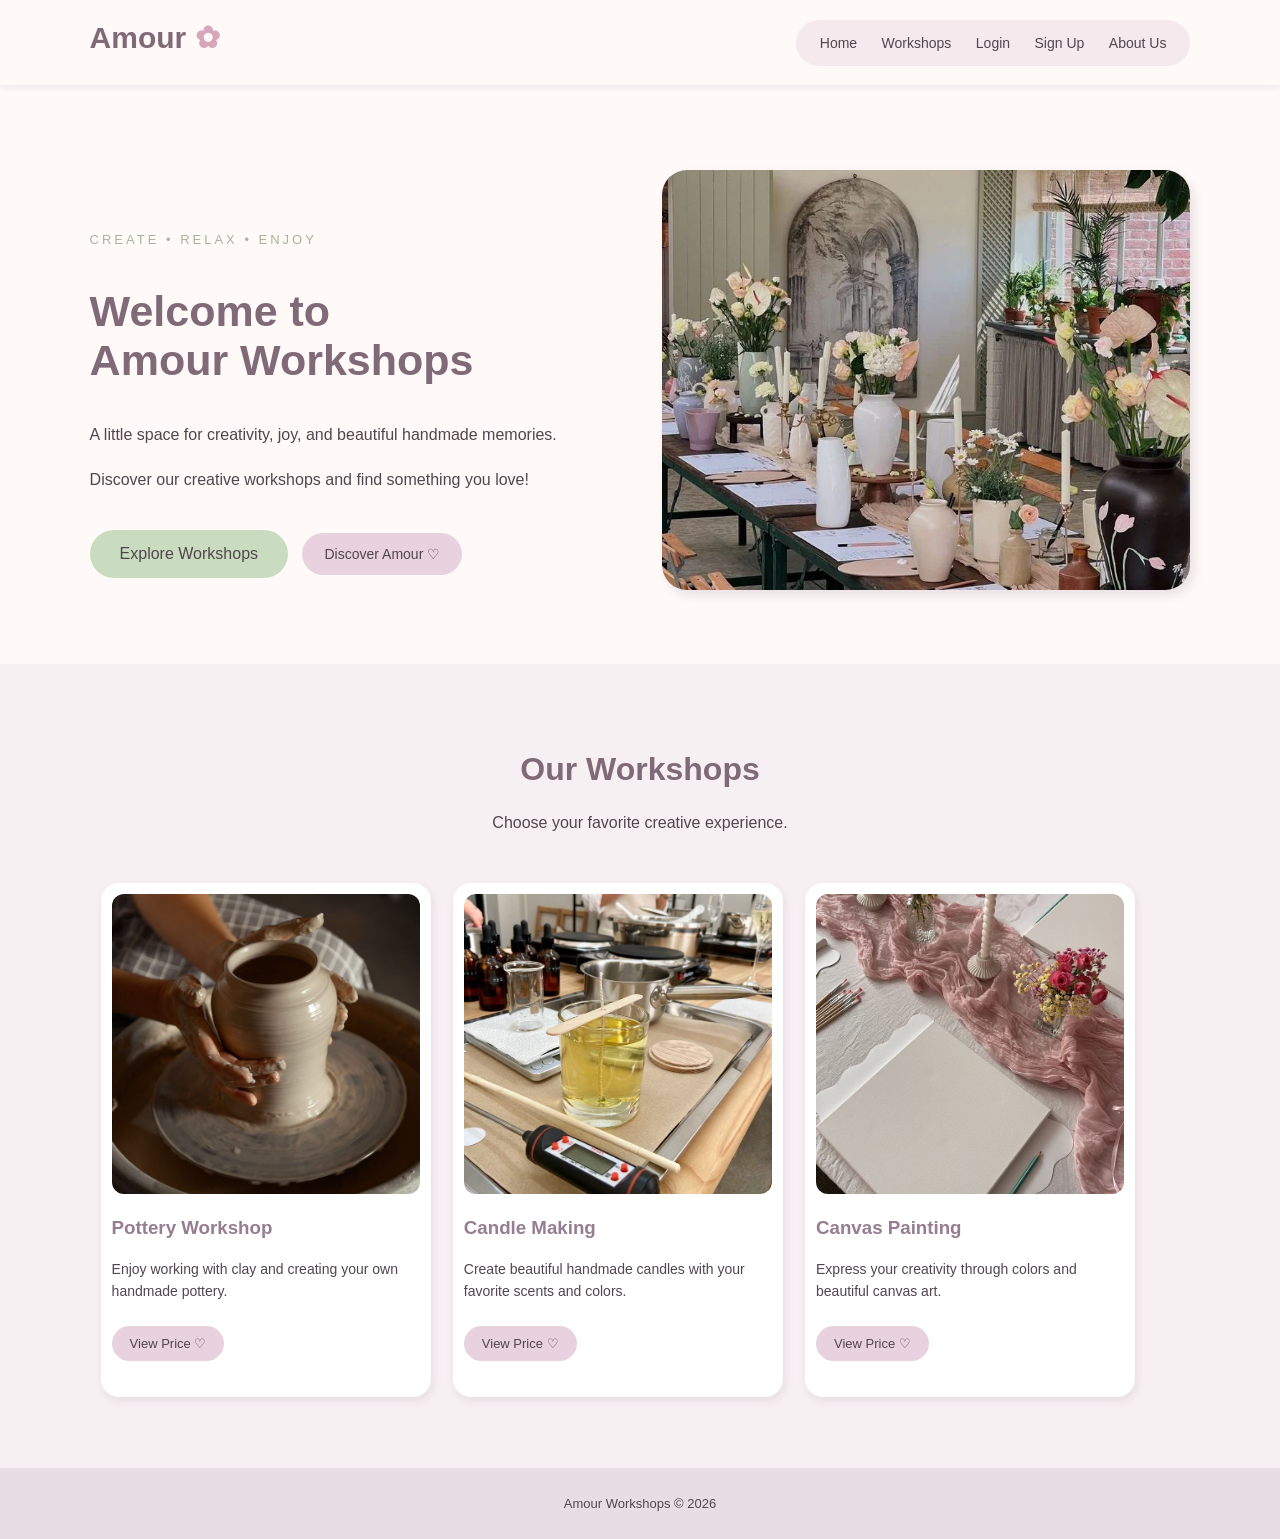
<file: index.html>
<!DOCTYPE html>
<html>

<head>
    <meta charset="UTF-8">
    <meta name="viewport" content="width=device-width, initial-scale=1.0">
    <title>Amour Workshops - Home</title>
    <link rel="stylesheet" href="style.css">
    <script src="script.js"></script>
</head>

<body>

<header>
    <h1>Amour <span>✿</span></h1>

    <nav>
        <a href="index.html">Home</a>
        <a href="#workshops">Workshops</a>
        <a href="login.html">Login</a>
        <a href="signup.html">Sign Up</a>
        <a href="about.html">About Us</a>
    </nav>
</header>

<section class="welcome">

    <div class="welcome-text">

        <p class="small-title">
            CREATE • RELAX • ENJOY
        </p>

        <h2>
            Welcome to <br>
            Amour Workshops
        </h2>

        <p id="welcomeMessage">
            A little space for creativity,
            joy, and beautiful handmade memories.
        </p>

        <p id="welcomeExtra">
            Discover our creative workshops
            and find something you love!
        </p>

        <a class="button" href="#workshops">
            Explore Workshops
        </a>

        <button class="change-button"
                onclick="changeWelcomeText()">
            Discover Amour ♡
        </button>

    </div>

    <div class="welcome-image">

        <img id="heroImage" src="xx.jpg"
             alt="Amour Creative Studio"
             usemap="#homemap">

        <map name="homemap">
            <area shape="default"
                  href="about.html"
                  alt="About Amour Workshops">
        </map>

    </div>

</section>

<section id="workshops">

    <h2 class="section-title">
        Our Workshops
    </h2>

    <p class="section-description">
        Choose your favorite creative experience.
    </p>

    <div class="workshop-card">

        <img src="1.jpg" alt="Pottery Workshop">

        <h3>Pottery Workshop</h3>

        <p>
            Enjoy working with clay and
            creating your own handmade pottery.
        </p>

        <button class="change-button"
                onclick="showDetails('pottery')">
            View Price ♡
        </button>

        <p id="pottery" class="workshop-details"></p>

    </div>

    <div class="workshop-card">

        <img src="s.jpg" alt="Candle Making">

        <h3>Candle Making</h3>

        <p>
            Create beautiful handmade candles
            with your favorite scents and colors.
        </p>

        <button class="change-button"
                onclick="showDetails('candle')">
            View Price ♡
        </button>

        <p id="candle" class="workshop-details"></p>

    </div>

    <div class="workshop-card">

        <img src="3.jpg" alt="Canvas Painting">

        <h3>Canvas Painting</h3>

        <p>
            Express your creativity through
            colors and beautiful canvas art.
        </p>

        <button class="change-button"
                onclick="showDetails('painting')">
            View Price ♡
        </button>

        <p id="painting" class="workshop-details"></p>

    </div>

    <div class="clear"></div>

</section>

<footer>
    <p>Amour Workshops © 2026</p>
</footer>

</body>
</html>
</file>
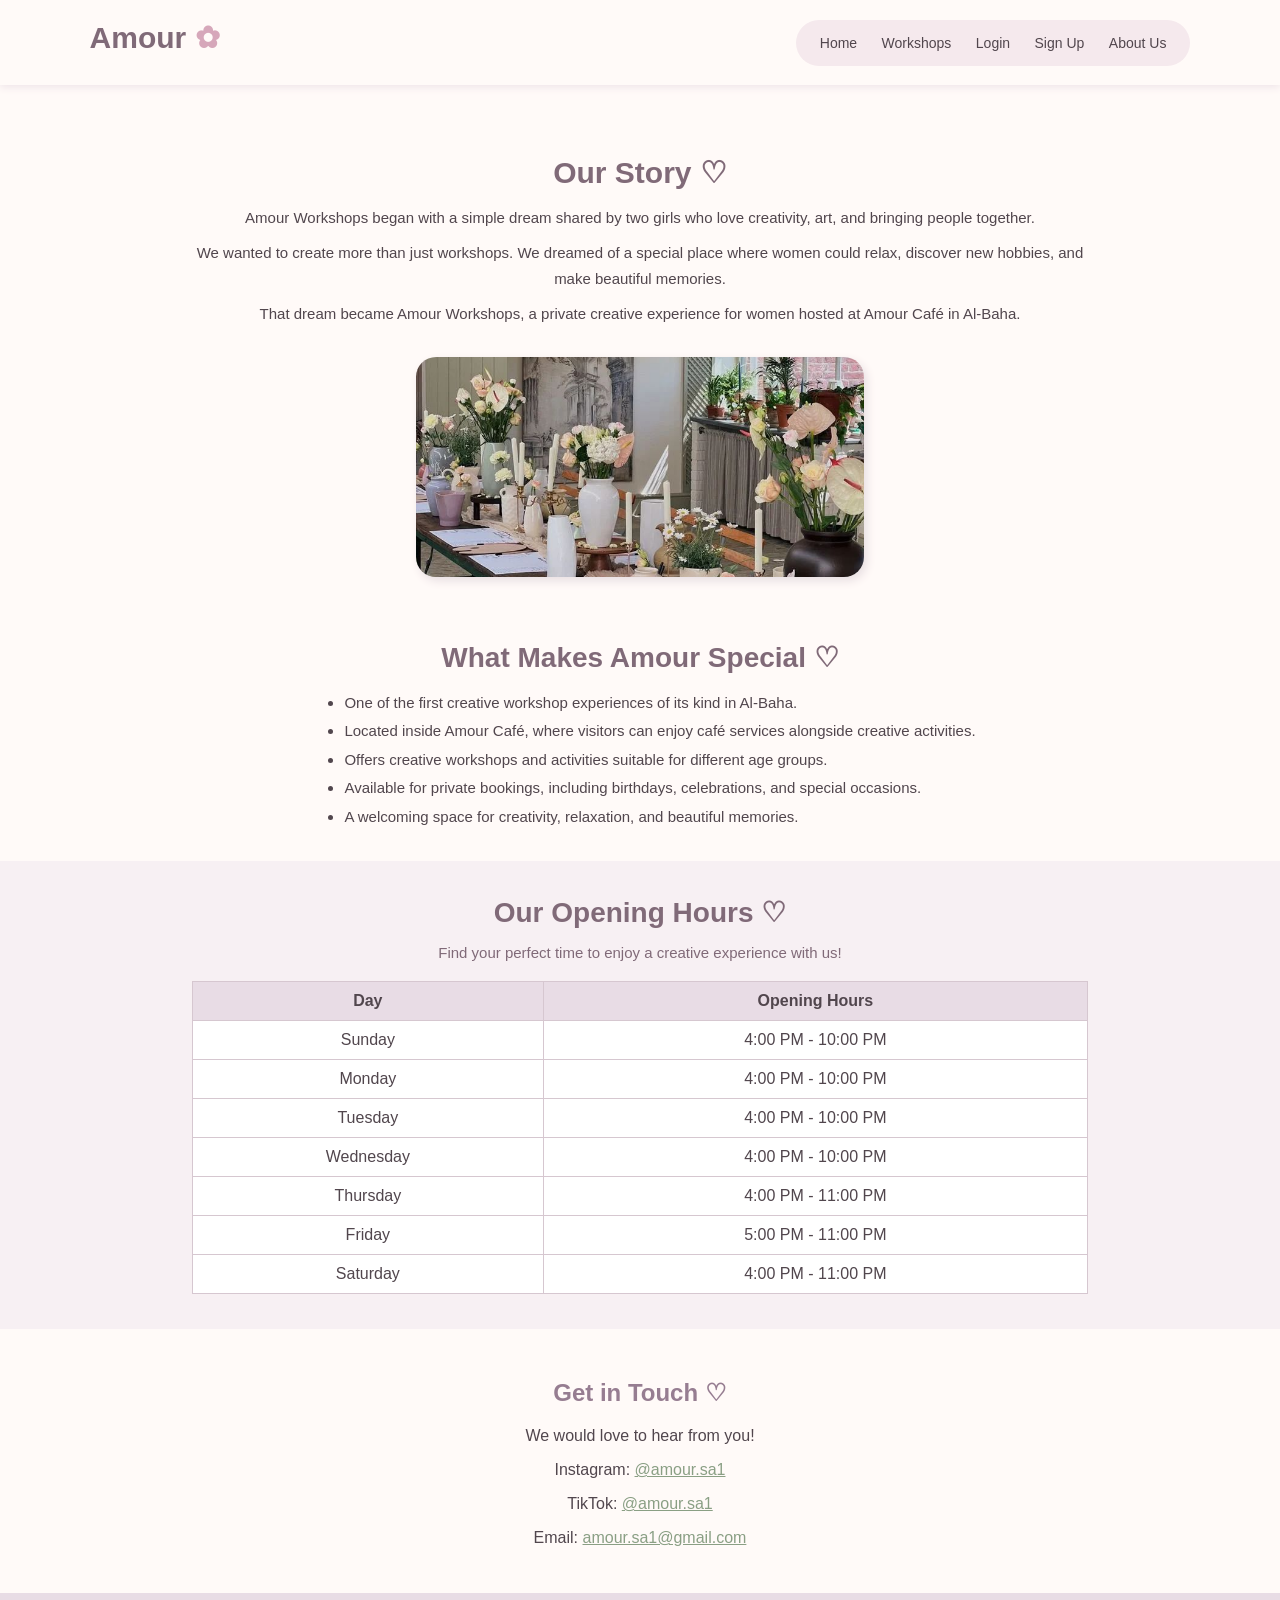
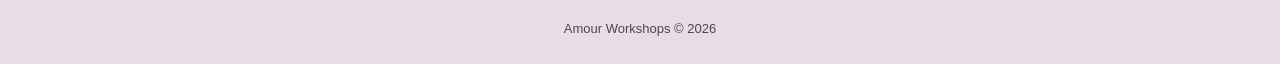
<file: about.html>
<!DOCTYPE html>
<html>

<head>
    
    <meta charset="UTF-8">
    <meta name="viewport" content="width=device-width, initial-scale=1.0">
    <meta name="description" content="Discover Amour Workshops in Al-Baha, offering creative experiences in pottery, candle making, and canvas painting.">
    <title>Amour Workshops - About Us</title>
    <link rel="stylesheet" href="style.css">

</head>

<body>

<header>
    <h1>Amour <span>✿</span></h1>

    <nav>
        <a href="index.html">Home</a>
        <a href="index.html#workshops">Workshops</a>
        <a href="login.html">Login</a>
        <a href="signup.html">Sign Up</a>
        <a href="about.html">About Us</a>
    </nav>
</header>

<article class="about-section">

    <h2>Our Story ♡</h2>

    <p>
        Amour Workshops began with a simple dream
        shared by two girls who love creativity,
        art, and bringing people together.
    </p>

    <p>
        We wanted to create more than just workshops.
        We dreamed of a special place where women
        could relax, discover new hobbies, and
        make beautiful memories.
    </p>

    <p>
        That dream became Amour Workshops,
        a private creative experience for women
        hosted at Amour Café in Al-Baha.
    </p>

    <img src="xx.jpg"
         alt="Amour Creative Studio"
         class="about-image"
         usemap="#aboutmap">

    <map name="aboutmap">
        <area shape="default"
              href="about.html"
              alt="About Amour Workshops">
    </map>

</article>


<section class="special-section">

    <h2>What Makes Amour Special ♡</h2>

    <ul>
        <li>
            One of the first creative workshop
            experiences of its kind in Al-Baha.
        </li>

        <li>
            Located inside Amour Café, where visitors
            can enjoy café services alongside
            creative activities.
        </li>

        <li>
            Offers creative workshops and activities
            suitable for different age groups.
        </li>

        <li>
            Available for private bookings, including
            birthdays, celebrations, and special occasions.
        </li>

        <li>
            A welcoming space for creativity,
            relaxation, and beautiful memories.
        </li>
    </ul>

</section>

<section class="hours-section">

    <h2>Our Opening Hours ♡</h2>

    <p>
        Find your perfect time to enjoy
        a creative experience with us!
    </p>

    <table>

        <tr>
            <th>Day</th>
            <th>Opening Hours</th>
        </tr>

        <tr>
            <td>Sunday</td>
            <td>4:00 PM - 10:00 PM</td>
        </tr>

        <tr>
            <td>Monday</td>
            <td>4:00 PM - 10:00 PM</td>
        </tr>

        <tr>
            <td>Tuesday</td>
            <td>4:00 PM - 10:00 PM</td>
        </tr>

        <tr>
            <td>Wednesday</td>
            <td>4:00 PM - 10:00 PM</td>
        </tr>

        <tr>
            <td>Thursday</td>
            <td>4:00 PM - 11:00 PM</td>
        </tr>

        <tr>
            <td>Friday</td>
            <td>5:00 PM - 11:00 PM</td>
        </tr>

        <tr>
            <td>Saturday</td>
            <td>4:00 PM - 11:00 PM</td>
        </tr>

    </table>

</section>

<section class="about-contact">

    <h2>Get in Touch ♡</h2>

    <p>We would love to hear from you!</p>

    <p>
        Instagram:
        <a href="https://www.instagram.com/amour.sa1/">
            @amour.sa1
        </a>
    </p>

    <p>
        TikTok:
        <a href="https://www.tiktok.com/@amour.sa1">
            @amour.sa1
        </a>
    </p>

    <p>
        Email:
        <a href="mailto:amour.sa1@gmail.com">
            amour.sa1@gmail.com
        </a>
    </p>

</section>

<footer>
    <p>Amour Workshops © 2026</p>
</footer>

</body>
</html>
</file>
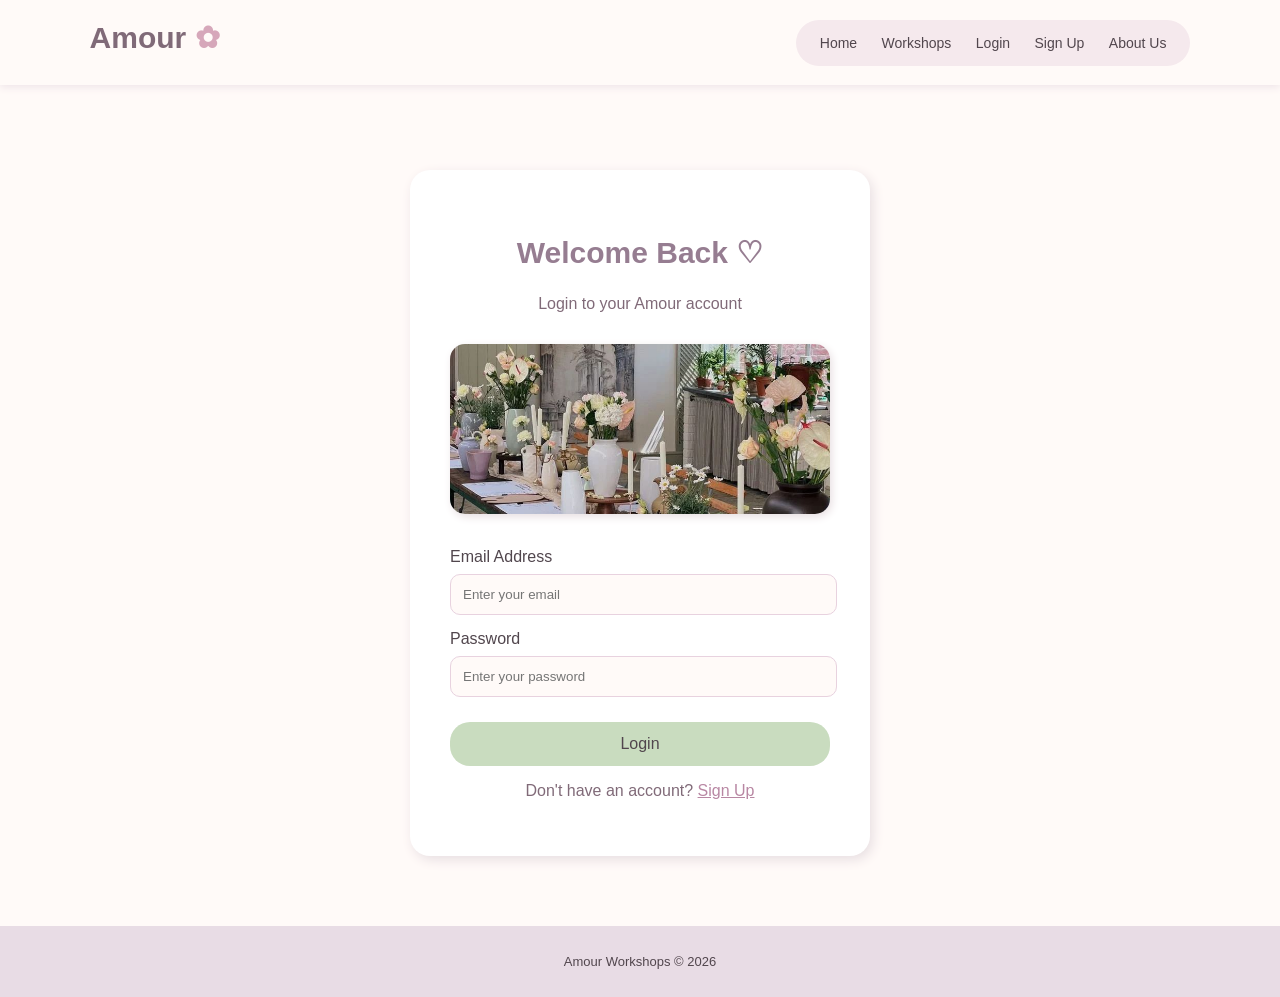
<file: login.html>
<!DOCTYPE html>
<html>
<head>
    <meta charset="UTF-8">
    <meta name="viewport" content="width=device-width, initial-scale=1.0">
    <title>Amour Workshops - Login</title>
    <link rel="stylesheet" href="style.css">

    <style>
        #loginMessage {
            color: #b887a3;
            text-align: center;
            font-size: 14px;
        }
    </style>
</head>

<body>

<header>
    <h1>Amour <span>✿</span></h1>

    <nav>
        <a href="index.html">Home</a>
        <a href="index.html#workshops">Workshops</a>
        <a href="login.html">Login</a>
        <a href="signup.html">Sign Up</a>
        <a href="about.html">About Us</a>
    </nav>
</header>

<section class="login-section">

    <h2>Welcome Back ♡</h2>

    <p>Login to your Amour account</p>

    <img src="xx.jpg"
         class="form-image"
         alt="Amour Creative Studio"
         usemap="#loginmap">

    <map name="loginmap">
        <area shape="default"
              href="about.html"
              alt="About Amour Workshops">
    </map>

    <form onsubmit="return validateLogin()" novalidate>

        <label for="email">Email Address</label>
        <input type="email" id="email"
               placeholder="Enter your email">

        <label for="password">Password</label>
        <input type="password" id="password"
               placeholder="Enter your password">

        <input type="submit" value="Login">

    </form>

    <p id="loginMessage" role="status" aria-live="polite"></p>

    <p>
        Don't have an account?
        <a href="signup.html">Sign Up</a>
    </p>

</section>

<footer>
    <p>Amour Workshops © 2026</p>
</footer>

<script>
function validateLogin() {
    var email = document.getElementById("email").value.trim();
    var password = document.getElementById("password").value;
    var message = document.getElementById("loginMessage");
    var emailPattern = /^[^\s@]+@[^\s@]+\.[^\s@]+$/;

    if (email === "" || password === "") {
        message.textContent = "Please fill in all fields.";
    } else if (!emailPattern.test(email)) {
        message.textContent = "Please enter a valid email address.";
    } else if (password.length < 8) {
        message.textContent = "Password must contain at least 8 characters.";
    } else {
        message.textContent = "Login form validated successfully (demo only).";
    }
    return false; // Static demo: no server or real account authentication
}
</script>

</body>
</html>
</file>
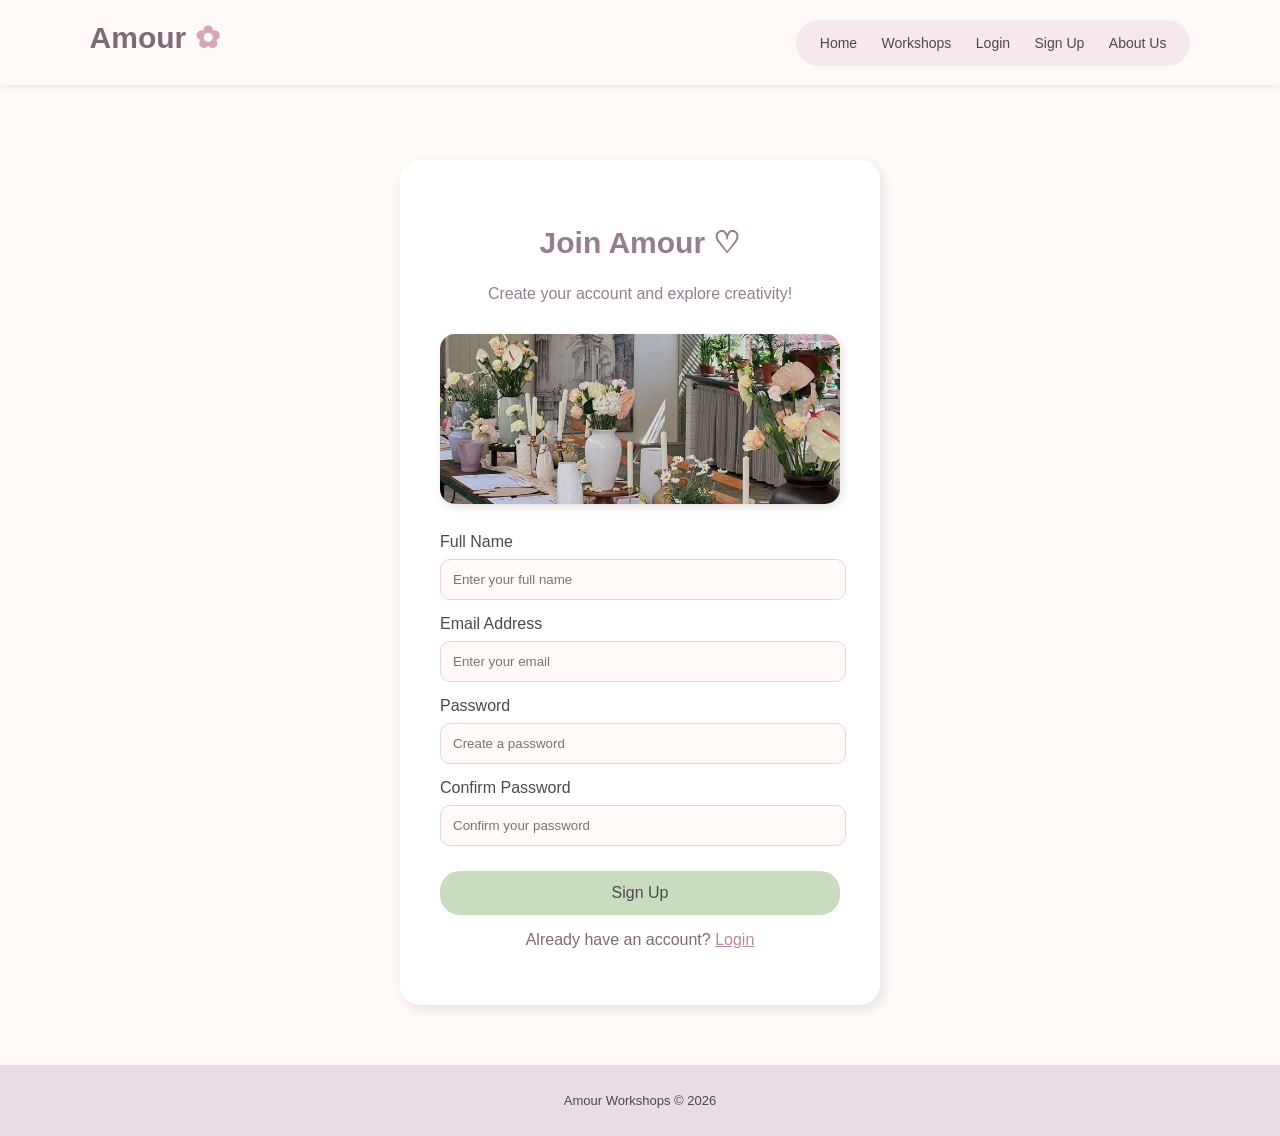
<file: signup.html>
<!DOCTYPE html>
<html>
<head>
    <meta charset="UTF-8">
    <meta name="viewport" content="width=device-width, initial-scale=1.0">
    <title>Amour Workshops - Sign Up</title>
    <link rel="stylesheet" href="style.css">
</head>

<body>

<header>
    <h1>Amour <span>✿</span></h1>

    <nav>
        <a href="index.html">Home</a>
        <a href="index.html#workshops">Workshops</a>
        <a href="login.html">Login</a>
        <a href="signup.html">Sign Up</a>
        <a href="about.html">About Us</a>
    </nav>
</header>

<section class="signup-section">

    <h2>Join Amour ♡</h2>

    <p style="color: #967d91;">
        Create your account and explore creativity!
    </p>

    <img src="xx.jpg"
         class="form-image"
         alt="Amour Creative Studio"
         usemap="#signupmap">

    <map name="signupmap">
        <area shape="default"
              href="about.html"
              alt="About Amour Workshops">
    </map>

    <form onsubmit="return validateSignup()" novalidate>

        <label for="fullname">Full Name</label>
        <input type="text" id="fullname"
               placeholder="Enter your full name">

        <label for="signupEmail">Email Address</label>
        <input type="email" id="signupEmail"
               placeholder="Enter your email">

        <label for="signupPassword">Password</label>
        <input type="password" id="signupPassword"
               placeholder="Create a password">

        <label for="confirmPassword">Confirm Password</label>
        <input type="password" id="confirmPassword"
               placeholder="Confirm your password">

        <input type="submit" value="Sign Up">

    </form>

    <p id="signupMessage" role="status" aria-live="polite"></p>

    <p>
        Already have an account?
        <a href="login.html">Login</a>
    </p>

</section>

<footer>
    <p>Amour Workshops © 2026</p>
</footer>

<script>
function validateSignup() {
    var name = document.getElementById("fullname").value.trim();
    var email = document.getElementById("signupEmail").value.trim();
    var password = document.getElementById("signupPassword").value;
    var confirm = document.getElementById("confirmPassword").value;
    var message = document.getElementById("signupMessage");
    var emailPattern = /^[^\s@]+@[^\s@]+\.[^\s@]+$/;

    if (name === "" || email === "" || password === "" || confirm === "") {
        message.textContent = "Please fill in all fields.";
    } else if (name.length < 2) {
        message.textContent = "Please enter your full name.";
    } else if (!emailPattern.test(email)) {
        message.textContent = "Please enter a valid email address.";
    } else if (password.length < 8) {
        message.textContent = "Password must contain at least 8 characters.";
    } else if (password !== confirm) {
        message.textContent = "Passwords do not match.";
    } else {
        message.textContent = "Sign Up form validated successfully (demo only).";
    }
    return false; // Static demo: no server or account creation
}
</script>

</body>
</html>
</file>
<file: style.css>
/* General Style */

body {
    margin: 0;
    padding: 100px 0 0 0;
    background-color: #fffaf8;
    color: #51464d;
    font-family: Arial, sans-serif;
}

/* Header */

header {
    background-color: #fffaf8;
    padding: 20px 7%;
    position: fixed;
    top: 0;
    left: 0;
    width: 86%;
    height: 45px;
    z-index: 1000;
    box-shadow: 0 2px 8px #eee3e8;
}

header h1 {
    float: left;
    margin: 0;
    color: #806a78;
    font-size: 30px;
}

header span {
    color: #d6a7ba;
}

/* Navigation */

nav {
    float: right;
    background-color: #f5e9ed;
    padding: 14px;
    border-radius: 30px;
}

nav a {
    color: #51464d;
    text-decoration: none;
    margin: 10px;
    font-size: 14px;
}

nav a:hover {
    color: #b887a3;
}

/* Home Page */

.welcome {
    padding: 70px 7%;
    overflow: hidden;
}

.welcome-text {
    float: left;
    width: 45%;
    padding-top: 45px;
}

.small-title {
    color: #a2b69c;
    letter-spacing: 3px;
    font-size: 13px;
}

.welcome h2 {
    font-size: 43px;
    color: #806a78;
}

.welcome-text p {
    line-height: 1.8;
}

.welcome-image {
    float: right;
    width: 48%;
}

.welcome-image img {
    width: 100%;
    height: 420px;
    object-fit: cover;
    border-radius: 25px;
    box-shadow: 4px 5px 12px #e8dfe2;
}

/* Buttons */

.button {
    display: inline-block;
    background-color: #c9dcbf;
    color: #51464d;
    padding: 15px 30px;
    margin-top: 20px;
    text-decoration: none;
    border-radius: 25px;
}

.button:hover {
    background-color: #e8d2df;
}

.change-button {
    background-color: #e8d2df;
    color: #51464d;
    padding: 13px 22px;
    border: none;
    border-radius: 25px;
    margin: 10px;
    font-size: 14px;
    cursor: pointer;
}

.change-button:hover {
    background-color: #c9dcbf;
}

/* Workshops */

#workshops {
    background-color: #f7f0f3;
    padding: 60px 7%;
    text-align: center;
    scroll-margin-top: 100px;
}

.section-title {
    color: #806a78;
    font-size: 32px;
}

.section-description {
    margin-bottom: 40px;
}

.workshop-card {
    float: left;
    width: 28%;
    margin: 1%;
    padding: 1%;
    background-color: white;
    border-radius: 18px;
    box-shadow: 2px 4px 10px #e6dce0;
    text-align: left;
}

.workshop-card img {
    width: 100%;
    height: 300px;
    object-fit: cover;
    border-radius: 12px;
}

.workshop-card h3 {
    color: #967d91;
}

.workshop-card p {
    line-height: 1.6;
    font-size: 14px;
}

.workshop-card .change-button {
    margin-left: 0;
    padding: 10px 18px;
    font-size: 13px;
}

.workshop-details {
    color: #806a78;
    font-size: 14px;
    line-height: 1.7;
    margin-top: 15px;
}

.clear {
    clear: both;
}

/* Login and Sign Up */

.login-section,
.signup-section {
    background-color: white;
    padding: 40px;
    border-radius: 20px;
    box-shadow: 3px 4px 12px #e8dfe2;
    text-align: center;
}

.login-section {
    width: 380px;
    margin: 70px auto;
}

.signup-section {
    width: 400px;
    margin: 60px auto;
}

.login-section h2,
.signup-section h2 {
    color: #967d91;
    font-size: 30px;
}

.login-section p,
.signup-section p {
    color: #806a78;
}

.login-section form,
.signup-section form {
    text-align: left;
    margin-top: 25px;
}

.login-section form {
    margin-top: 30px;
}

.login-section label,
.signup-section label {
    display: block;
    margin-top: 15px;
    margin-bottom: 8px;
}

.login-section input[type="email"],
.login-section input[type="password"],
.signup-section input[type="text"],
.signup-section input[type="email"],
.signup-section input[type="password"] {
    width: 95%;
    padding: 12px;
    border: 1px solid #e8d2df;
    border-radius: 10px;
    background-color: #fffaf8;
}

.login-section input[type="submit"],
.signup-section input[type="submit"] {
    width: 100%;
    padding: 13px;
    margin-top: 25px;
    background-color: #c9dcbf;
    border: none;
    border-radius: 20px;
    color: #51464d;
    font-size: 16px;
}

.login-section input[type="submit"]:hover,
.signup-section input[type="submit"]:hover {
    background-color: #e8d2df;
}

.login-section a,
.signup-section a {
    color: #b887a3;
}

.form-image {
    width: 100%;
    height: 170px;
    object-fit: cover;
    border-radius: 15px;
    margin-top: 15px;
    box-shadow: 2px 3px 8px #e8dfe2;
}

/* About Us - Our Story */

.about-section {
    text-align: center;
    padding: 30px 15%;
    background-color: #fffaf8;
}

.about-section h2 {
    color: #806a78;
    font-size: 30px;
    margin-bottom: 15px;
}

.about-section p {
    font-size: 15px;
    line-height: 1.7;
    margin: 10px 0;
}

.about-image {
    width: 50%;
    height: 220px;
    object-fit: cover;
    border-radius: 20px;
    margin-top: 20px;
    box-shadow: 3px 4px 10px #e8dfe2;
}

/* What Makes Amour Special */

.special-section {
    background-color: #fffaf8;
    padding: 30px 15%;
    text-align: center;
}

.special-section h2 {
    color: #806a78;
    font-size: 28px;
    margin: 0 0 15px 0;
}

.special-section ul {
    display: inline-block;
    text-align: left;
    line-height: 1.9;
    font-size: 15px;
    color: #51464d;
    margin: 0;
}

/* Opening Hours */

.hours-section {
    background-color: #f7f0f3;
    padding: 35px 15%;
    text-align: center;
}

.hours-section h2 {
    color: #806a78;
    font-size: 28px;
    margin: 0 0 12px 0;
}

.hours-section p {
    color: #806a78;
    font-size: 15px;
    margin-bottom: 20px;
}

.hours-section table {
    width: 100%;
    border-collapse: collapse;
    background-color: white;
}

.hours-section th {
    background-color: #e8dce5;
    color: #51464d;
    padding: 10px;
    border: 1px solid #d6c7d0;
}

.hours-section td {
    padding: 10px;
    border: 1px solid #d6c7d0;
}

.hours-section tr:hover {
    background-color: #fffaf8;
}

/* About Us - Contact */

.about-contact {
    text-align: center;
    padding: 30px;
    background-color: #fffaf8;
}

.about-contact h2 {
    color: #967d91;
}

.about-contact a {
    color: #8a9f84;
}

.about-contact a:hover {
    color: #c995b2;
}

/* Footer */

footer {
    background-color: #e8dce5;
    text-align: center;
    padding: 15px;
    font-size: 13px;
}



/* Responsive layout for tablets and phones */
@media (max-width: 768px) {
    body {
        padding-top: 0;
    }

    header {
        position: static;
        width: 100%;
        height: auto;
        box-sizing: border-box;
        padding: 16px 4%;
    }

    header h1, nav {
        float: none;
        text-align: center;
    }

    nav {
        display: flex;
        justify-content: center;
        flex-wrap: wrap;
        gap: 10px;
        margin-top: 12px;
    }

    nav a {
        margin: 0;
    }

    .welcome {
        padding: 30px 5%;
    }

    .welcome-text, .welcome-image {
        float: none;
        width: 100%;
        padding-top: 0;
    }

    .welcome h2 {
        font-size: 32px;
    }

    .welcome-image {
        margin-top: 20px;
    }

    .welcome-image img {
        height: auto;
        max-height: 350px;
    }

    .workshop-card {
        float: none;
        box-sizing: border-box;
        width: 100%;
        max-width: 480px;
        margin: 15px auto;
        padding: 15px;
    }

    .login-section, .signup-section {
        box-sizing: border-box;
        width: 90%;
        margin: 35px auto;
        padding: 25px 18px;
    }

    .login-section input[type="email"],
    .login-section input[type="password"],
    .signup-section input[type="text"],
    .signup-section input[type="email"],
    .signup-section input[type="password"] {
        box-sizing: border-box;
        width: 100%;
    }

    .about-section, .special-section, .hours-section {
        padding: 25px 5%;
    }

    .about-image {
        width: 90%;
    }
}
</file>
